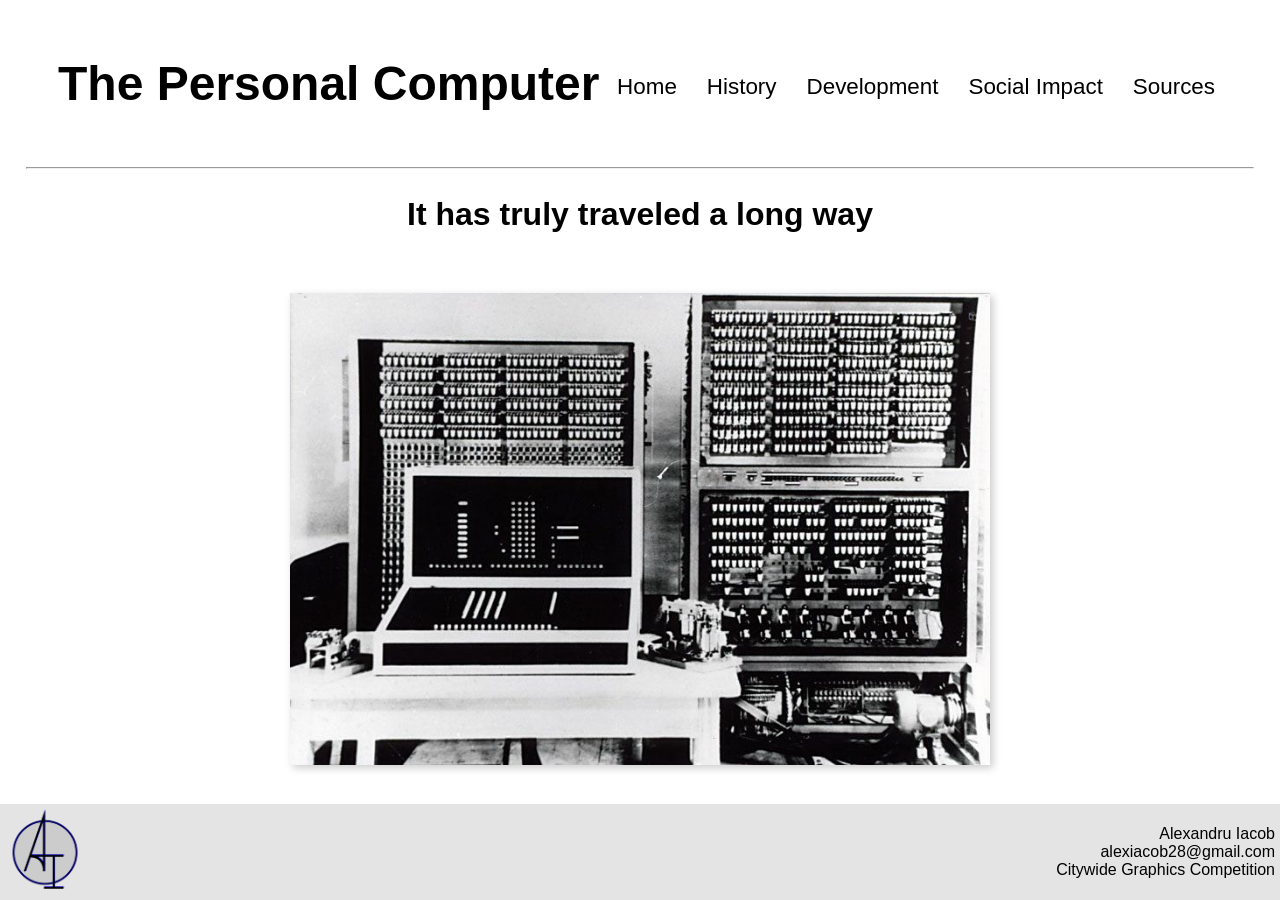
<file: citywideGraphicsCompetitionRoot/index.html>
<!DOCTYPE html>
<html lang="en">
<head>
  <meta charset="UTF-8">
  <meta name="viewport" content="width=device-width, initial-scale=1.0">
  <meta http-equiv="X-UA-Compatible" content="ie=edge">
  <link rel="icon" href="logo.png">
  <link rel="stylesheet" href="style.css">
  <title>Citywide Graphics: Alex Iacob</title>
</head>
<body>
  <div class="animsition">
  <!-- this first div creates the navigation bar for each webpage, each li is loading another local folder -->
  <div id="navBar">
    <h3 id="navTitle">The Personal Computer</h3>
  <ul id="navChoices">
    <li class="navLi"><a class="navigationChoices" href="../citywideGraphicsCompetitionRoot/index.html">Home</a></li>
    <li class="navLi"><a class="navigationChoices" href="../citywideGraphicsCompetitionRoot/history/index.html">History</a><br></li>
    <li class="navLi"><a class="navigationChoices" href="../citywideGraphicsCompetitionRoot/development/index.html">Development</a><br></li>
    <li class="navLi"><a class="navigationChoices" href="../citywideGraphicsCompetitionRoot/socialImpact/index.html">Social Impact</a><br></li>
    <li class="navLi"><a class="navigationChoices" href="../citywideGraphicsCompetitionRoot/sources/index.html">Sources</a><br></li>
  </ul>
  </div>
 <hr width="97%">   <!--creates a line in the page to apply a natural break for the eye -->
  <center>
  <h2>It has truly traveled a long way</h3>
  <br>
  <ul id="slideshow">
    <li class="slide showing"><img src="images/computer1.jpg" width="700px" class="slideImg" alt="a computer"></li>
    <li class="slide"><img src="images/computer2.jpg" width="700px" class="slideImg" alt="a computer"></li>
    <li class="slide"><img src="images/computer3.jpg" width="700px" class="slideImg" alt="a computer"></li>
    <li class="slide"><img src="images/computer4.jpg" width="700px" class="slideImg" alt="a computer"></li>
    <li class="slide"><img src="images/computer5.jpg" width="700px" class="slideImg" alt="a computer"></li>
  </ul>
  </center>
  <div id="footer">
    <img src="logo.png" alt="my logo" id="logo">
    <p id="footerContent">Alexandru Iacob <br> alexiacob28@gmail.com <br> Citywide Graphics Competition</p>
  </div>
  </div>

  <script>
  var slideshow = document.querySelectorAll('#slideshow .slide');
  var currentSlide = 0;
  var slideInterval = setInterval(nextSlide,3500);

  function nextSlide() {
  slideshow[currentSlide].className = 'slide';
  currentSlide = (currentSlide+1)%slideshow.length;
  slideshow[currentSlide].className = 'slide showing';
  }
  </script>
</body>
</html>
</file>
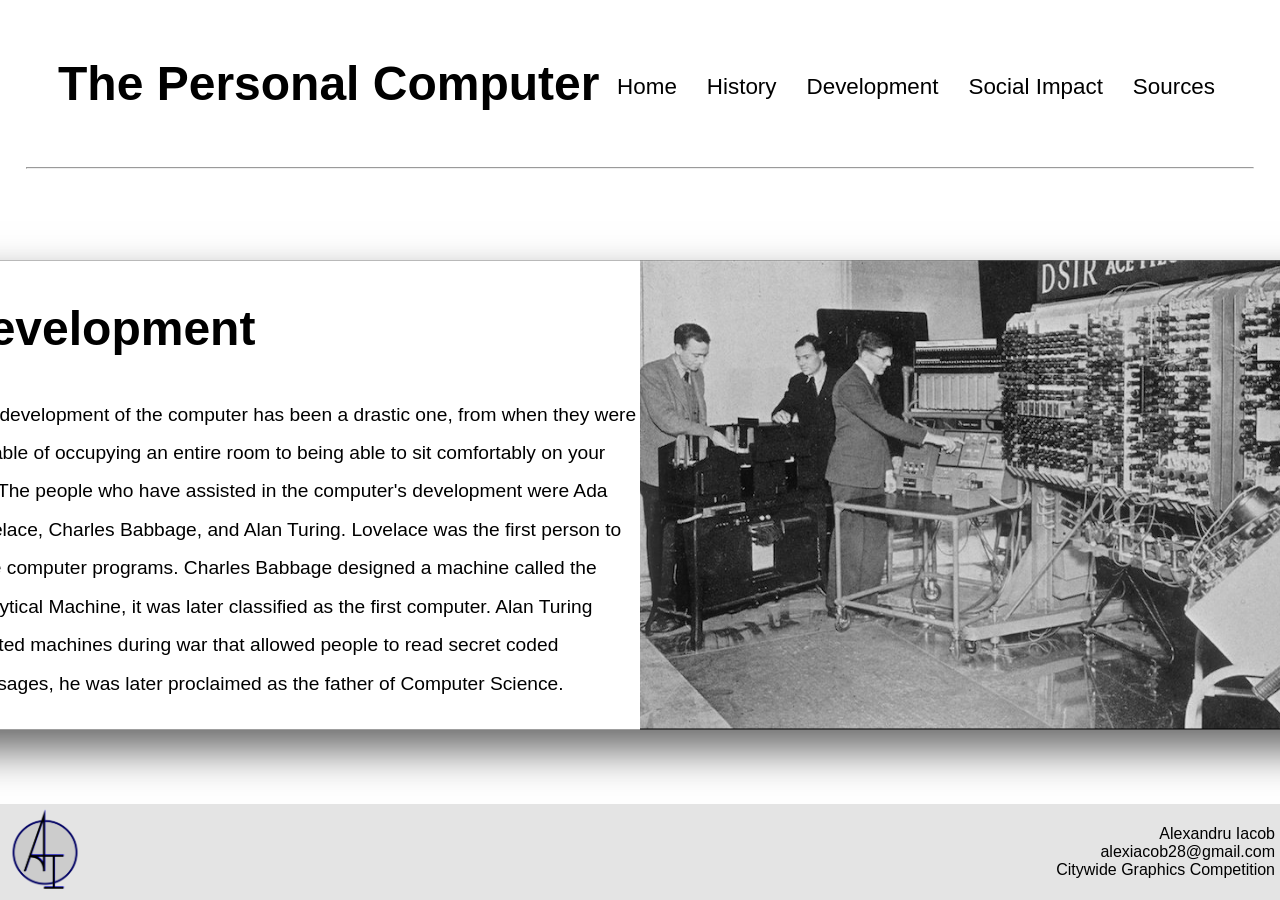
<file: citywideGraphicsCompetitionRoot/development/index.html>
<!DOCTYPE html>
<html lang="en">
<head>
  <meta charset="UTF-8">
  <meta name="viewport" content="width=device-width, initial-scale=1.0">
  <meta http-equiv="X-UA-Compatible" content="ie=edge">
  <link rel="icon" href="../logo.png">
  <link rel="stylesheet" href="style.css">
  <title>Development</title>
</head>
<body>
  <!-- this first div creates the navigation bar for each webpage, each li is loading another local folder -->
  <div id="navBar">
    <h3 id="navTitle">The Personal Computer</h3>
  <ul>
    <li><a class="navigationChoices" href="../index.html">Home</a></li>
    <li><a class="navigationChoices" href="../history/index.html">History</a><br></li>
    <li><a class="navigationChoices" href="index.html">Development</a><br></li>
    <li><a class="navigationChoices" href="../socialImpact/index.html">Social Impact</a><br></li>
    <li><a class="navigationChoices" href="../sources/index.html">Sources</a><br></li>
  </ul>
  </div>
 <hr width="97%">   <!--creates a line in the page to apply a natural break for the eye -->

 <section>    <!--creates a box in the center of the page to hold onto the information of the page -->
 <div class="leftBox">
   <h1 class="sectionTitle">Development</h1>
   <p class="sectionText">
     The development of the computer has been a drastic one, from when they were capable of
     occupying an entire room to being able to sit comfortably on your lap. The people who
     have assisted in the computer's development were Ada Lovelace, Charles Babbage, and Alan Turing.
     Lovelace was the first person to write computer programs. Charles Babbage designed a machine called
     the Analytical Machine, it was later classified as the first computer. Alan Turing created machines
     during war that allowed people to read secret coded messages, he was later proclaimed as the father
     of Computer Science.
   </p>
 </div>
 <div class="rightBox">
  <img src="../images/developmentComputer.jpg" width="700px" alt="">
 </div>
</section>

  <div id="footer">
    <img src="../logo.png" alt="my logo" id="logo">
    <p id="footerContent">Alexandru Iacob <br> alexiacob28@gmail.com <br> Citywide Graphics Competition</p>
  </div>
</body>
</html>
</file>
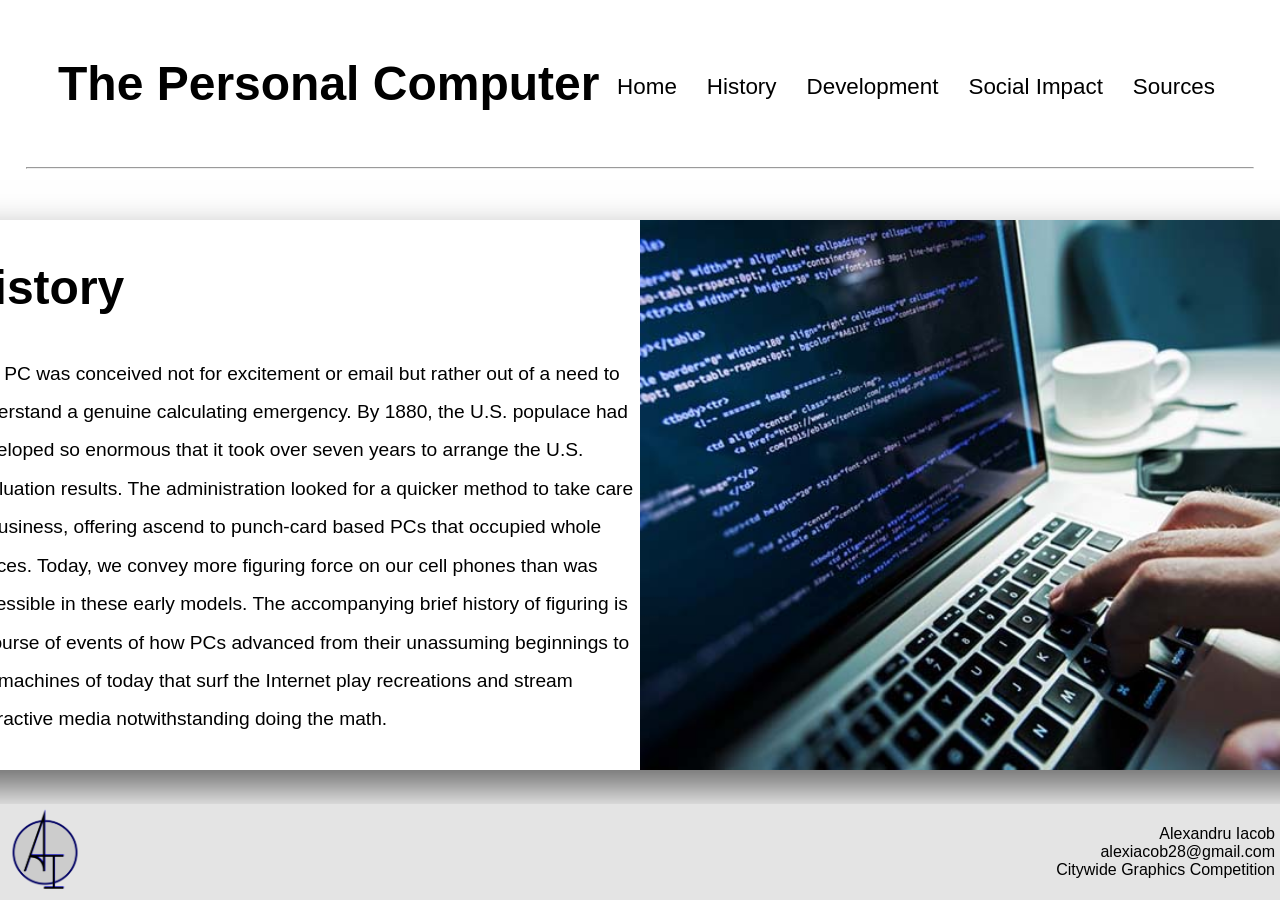
<file: citywideGraphicsCompetitionRoot/history/index.html>
<!DOCTYPE html>
<html lang="en">
<head>
  <meta charset="UTF-8">
  <meta name="viewport" content="width=device-width, initial-scale=1.0">
  <meta http-equiv="X-UA-Compatible" content="ie=edge">
  <link rel="icon" href="../logo.png">
  <link rel="stylesheet" href="style.css">
  <title>History</title>
</head>
<body>
  <!-- this first div creates the navigation bar for each webpage, each li is loading another local folder -->
  <div id="navBar">
    <h3 id="navTitle">The Personal Computer</h3>
  <ul>
    <li><a class="navigationChoices" href="../index.html">Home</a></li>
    <li><a class="navigationChoices" href="index.html">History</a><br></li>
    <li><a class="navigationChoices" href="../development/index.html">Development</a><br></li>
    <li><a class="navigationChoices" href="../socialImpact/index.html">Social Impact</a><br></li>
    <li><a class="navigationChoices" href="../sources/index.html">Sources</a><br></li>
  </ul>
  </div>
 <hr width="97%">   <!--creates a line in the page to apply a natural break for the eye -->

  <section>    <!--creates a box in the center of the page to hold onto the information of the page -->
  <div class="leftBox">
    <h1 class="sectionTitle">History</h1>
    <p class="sectionText">
      The PC was conceived not for excitement or email but rather out of a need to
      understand a genuine calculating emergency. By 1880, the U.S. populace had
      developed so enormous that it took over seven years to arrange the U.S.
      Evaluation results. The administration looked for a quicker method to
      take care of business, offering ascend to punch-card based PCs that
      occupied whole spaces.

      Today, we convey more figuring force on our cell phones than was accessible
      in these early models. The accompanying brief history of figuring is a
      course of events of how PCs advanced from their unassuming beginnings to
      the machines of today that surf the Internet play recreations and stream
      interactive media notwithstanding doing the math.
    </p>
  </div>
  <div class="rightBox">
    <img src="../images/historyComputer.jpg" height="550px" float="right" alt="">
    </p>
  </div>
 </section>

  <div id="footer">
    <img src="../logo.png" alt="my logo" id="logo">
    <p id="footerContent">Alexandru Iacob <br> alexiacob28@gmail.com <br> Citywide Graphics Competition </p>
  </div>
</body>
</html>
</file>
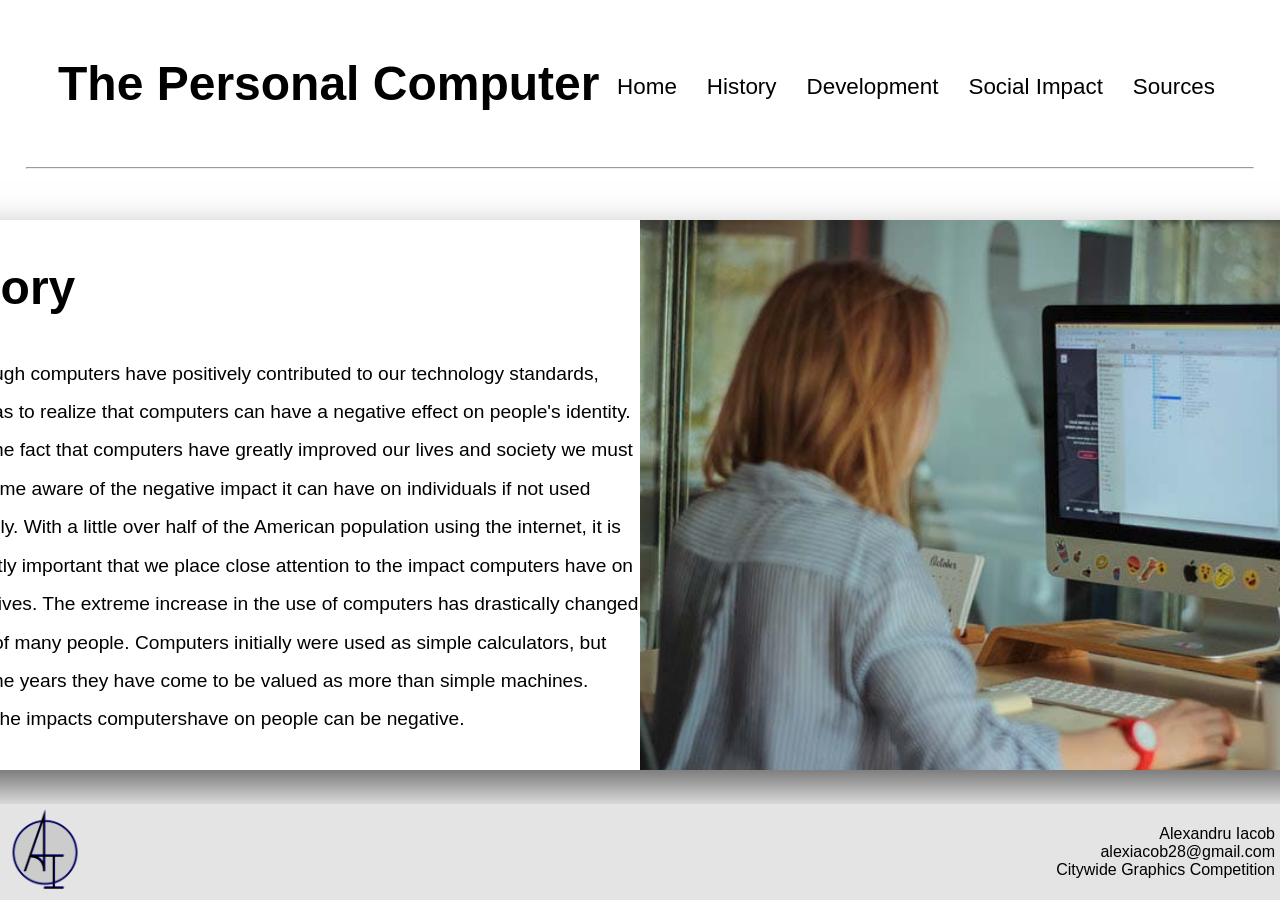
<file: citywideGraphicsCompetitionRoot/socialImpact/index.html>
<!DOCTYPE html>
<html lang="en">
<head>
  <meta charset="UTF-8">
  <meta name="viewport" content="width=device-width, initial-scale=1.0">
  <meta http-equiv="X-UA-Compatible" content="ie=edge">
  <link rel="icon" href="../logo.png">
  <link rel="stylesheet" href="style.css">
  <title>Social Impact</title>
</head>
<body>
  <!-- this first div creates the navigation bar for each webpage, each li is loading another local folder -->
  <div id="navBar">
    <h3 id="navTitle">The Personal Computer</h3>
  <ul>
    <li><a class="navigationChoices" href="../index.html">Home</a></li>
    <li><a class="navigationChoices" href="../history/index.html">History</a><br></li>
    <li><a class="navigationChoices" href="../development/index.html">Development</a><br></li>
    <li><a class="navigationChoices" href="index.html">Social Impact</a><br></li>
    <li><a class="navigationChoices" href="../sources/index.html">Sources</a><br></li>
  </ul>
  </div>
 <hr width="97%">   <!--creates a line in the page to apply a natural break for the eye -->

  <section>    <!--creates a box in the center of the page to hold onto the information of the page -->
  <div class="leftBox">
    <h1 class="sectionTitle">History</h1>
    <p class="sectionText">
      Even though computers have positively contributed to our technology standards,
      society has to realize that computers can have a negative effect on people's
      identity. Despite the fact that computers have greatly improved our lives and
      society we must also become aware of the negative impact it can have on
      individuals if not used responsibly. With a little over half of the American
      population using the internet, it is significantly important that we place
      close attention to the impact computers have on people's lives. The extreme
      increase in the use of computers has drastically changed the lives of many
      people. Computers initially were used as simple calculators, but through
      the years they have come to be valued as more than simple machines. Some
      of the impacts computershave on people can be negative.
    </p>
  </div>
  <div class="rightBox">
  <img src="../images/socialImpactComputer.jpg" height="550px "alt="">
  </div>
 </section>


  <div id="footer">
    <img src="../logo.png" alt="my logo" id="logo">
    <p id="footerContent">Alexandru Iacob <br> alexiacob28@gmail.com <br> Citywide Graphics Competition</p>
  </div>
</body>
</html>
</file>
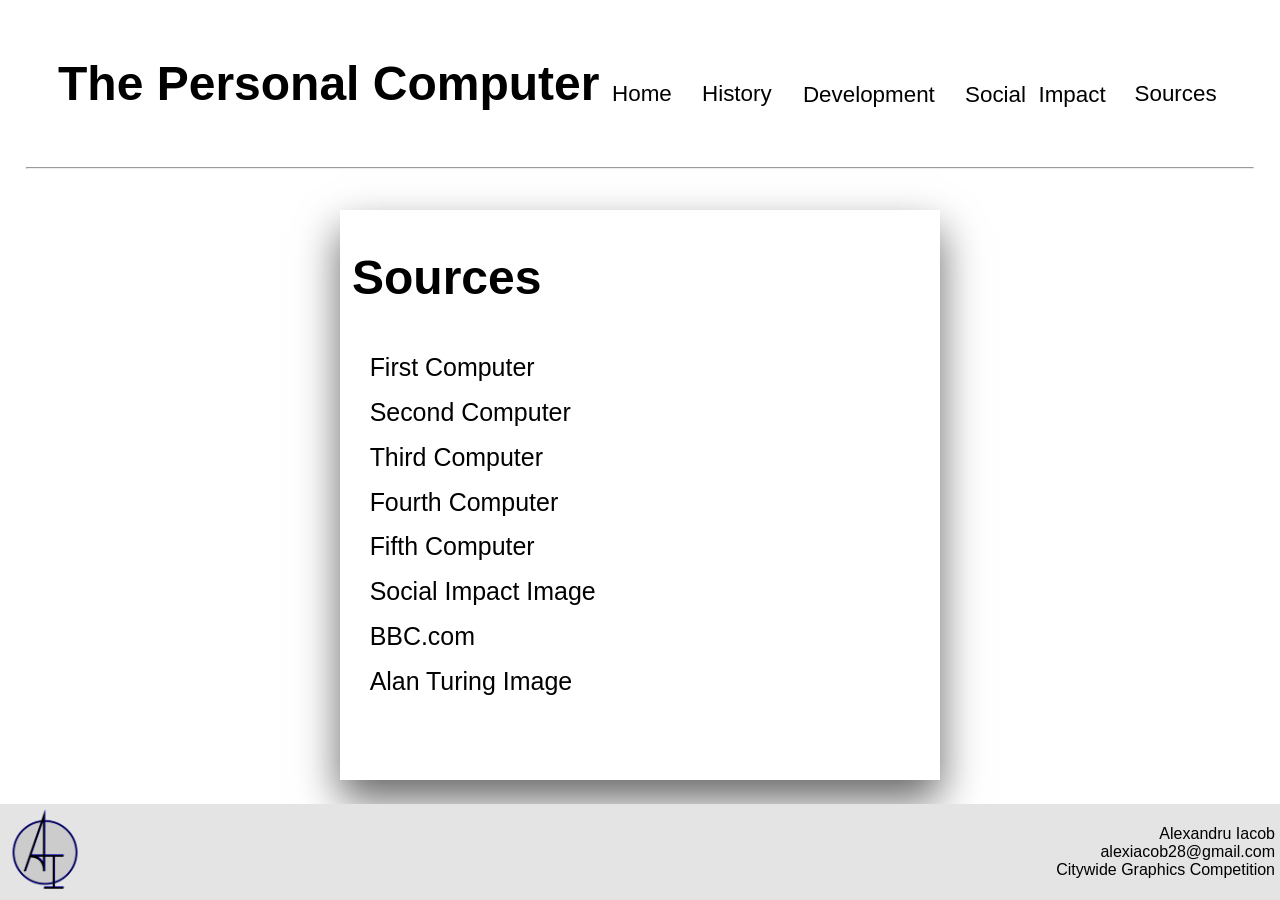
<file: citywideGraphicsCompetitionRoot/sources/index.html>
<!DOCTYPE html>
<html lang="en">
<head>
  <meta charset="UTF-8">
  <meta name="viewport" content="width=device-width, initial-scale=1.0">
  <meta http-equiv="X-UA-Compatible" content="ie=edge">
  <link rel="icon" href="../logo.png">
  <link rel="stylesheet" href="style.css">
  <title>Sources</title>
</head>
<body>
  <!-- this first div creates the navigation bar for each webpage, each li is loading another local folder -->
  <div id="navBar">
    <h3 id="navTitle">The Personal Computer</h3>
  <ul>
    <li><a class="navigationChoices" href="../index.html">Home</a></li>
    <li><a class="navigationChoices" href="../history/index.html">History</a><br></li>
    <li><a class="navigationChoices" href="../development/index.html">Development</a><br></li>
    <li><a class="navigationChoices" href="../socialImpact/index.html">Social<span>_</span>Impact</a><br></li>
    <li><a class="navigationChoices" href="index.html">Sources</a><br></li>
  </ul>
  </div>
 <hr width="97%">   <!--creates a line in the page to apply a natural break for the eye -->

 <section>    <!--creates a box in the center of the page to hold onto the information of the page -->
 <div class="leftBox">
   <h1 class="sectionTitle">Sources</h1>
   <p class="sectionText">
     <a href="https://images.computerhistory.org/timeline/timeline_computers_1941.zusez3.jpg">First Computer</a><br>
     <a href="https://images.computerhistory.org/timeline/timeline_computers_1944.harvardmarkI.jpg">Second Computer</a><br>
     <a href="https://images.computerhistory.org/timeline/timeline_computers_1964.cdc6600.jpg">Third Computer</a><br>
     <a href="https://images.computerhistory.org/timeline/timeline_computers_1979.ti994.jpg">Fourth Computer</a><br>
     <a href="https://www.pexels.com/photo/turned-on-black-laptop-computer-on-table-2148217/">Fifth Computer</a><br>
     <a href="https://www.apluspc.ca/wp-content/uploads/2015/12/iStock-494345930-1024x683.jpg">Social Impact Image</a><br>
     <a href="https://www.bbc.com/bitesize/articles/ztrq7ty">BBC.com</a><br>
     <a href="https://s3.amazonaws.com/factmag-images/wp-content/uploads/2016/09/Alan-Turing-9-26-16.jpg">Alan Turing Image</a><br>

   </p>
 </div>
</section>
  <div id="footer">
    <img src="../logo.png" alt="my logo" id="logo">
    <p id="footerContent">Alexandru Iacob <br> alexiacob28@gmail.com <br> Citywide Graphics Competition</p>
  </div>
</body>
</html>
</file>
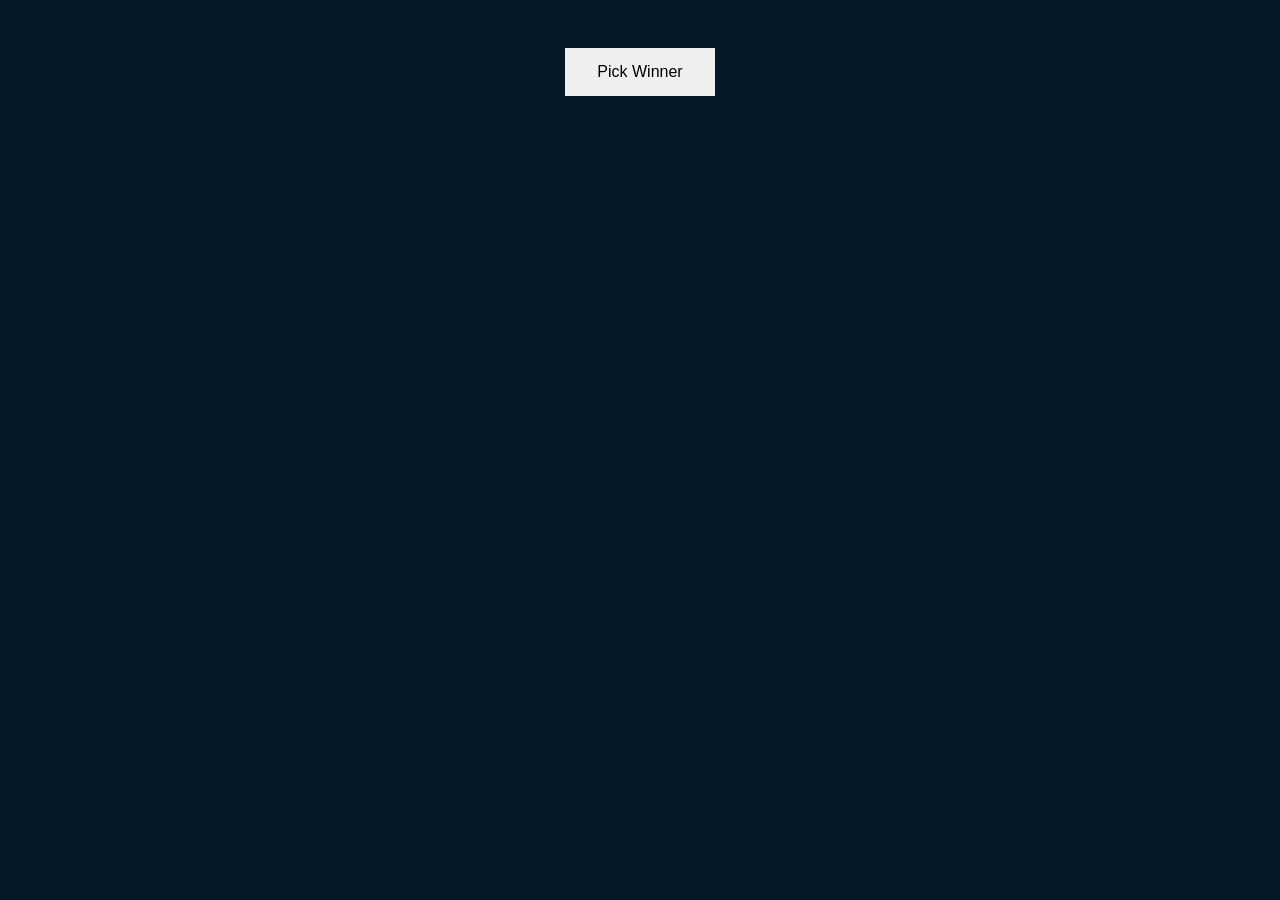
<file: else/RNG.html>
<!doctype html>
<html>
<head>
<meta charset="utf-8">
<title>A generator</title>
<script src="https://code.jquery.com/jquery-3.3.1.min.js"></script>
<style>
	body {
		background-color: #051829;
	}
	#chosenName {
		text-align: center;
		font-size: 5em;
		font-family: Futura, Abel, Gotham, Helvetica, Arial," sans-serif";
		color: whitesmoke;
	}
	#RNGButton {
		font-family: Futura, Abel, Gotham, Helvetica, Arial," sans-serif";
  	border: none;
  	color: black;
  	padding: 15px 32px;
  	text-align: center;
  	text-decoration: none;
  	display: inline-block;
  	font-size: 16px;
  	margin: 4px 2px;
  	cursor: pointer;
	}
</style>
</head>

<body>
<center>
<br><br>
<button id="RNGButton">
  Pick Winner
</button>
</center>
<br><br><br><br><br><br><br>
<div id="chosenName"></div>

<script>
/*to add more "person" simply copy/paste
person: "x"
},{
before the closing tag on lin 79
*/
$("#RNGButton").click(function() {
  var unfortunateSouls = [{
  person: "1"
  },{
  person: "2"
  },{
  person: "3"
  },{
  person: "4"
  },{
	person: "5"
  },{
	person: "6"
  },{
	person: "7"
  },{
	person: "8"
  },{
	person: "9"
  },{
	person: "10"
  },{
	person: "11"
  },{
	person: "12"
  },{
	person: "13"
  },{
	person: "14"
  },{
	person: "15"
  }];

  var winner = Math.floor(Math.random() * unfortunateSouls.length)
  $('div').html(unfortunateSouls[winner].person);
});

</script>
</body>
</html>
</file>
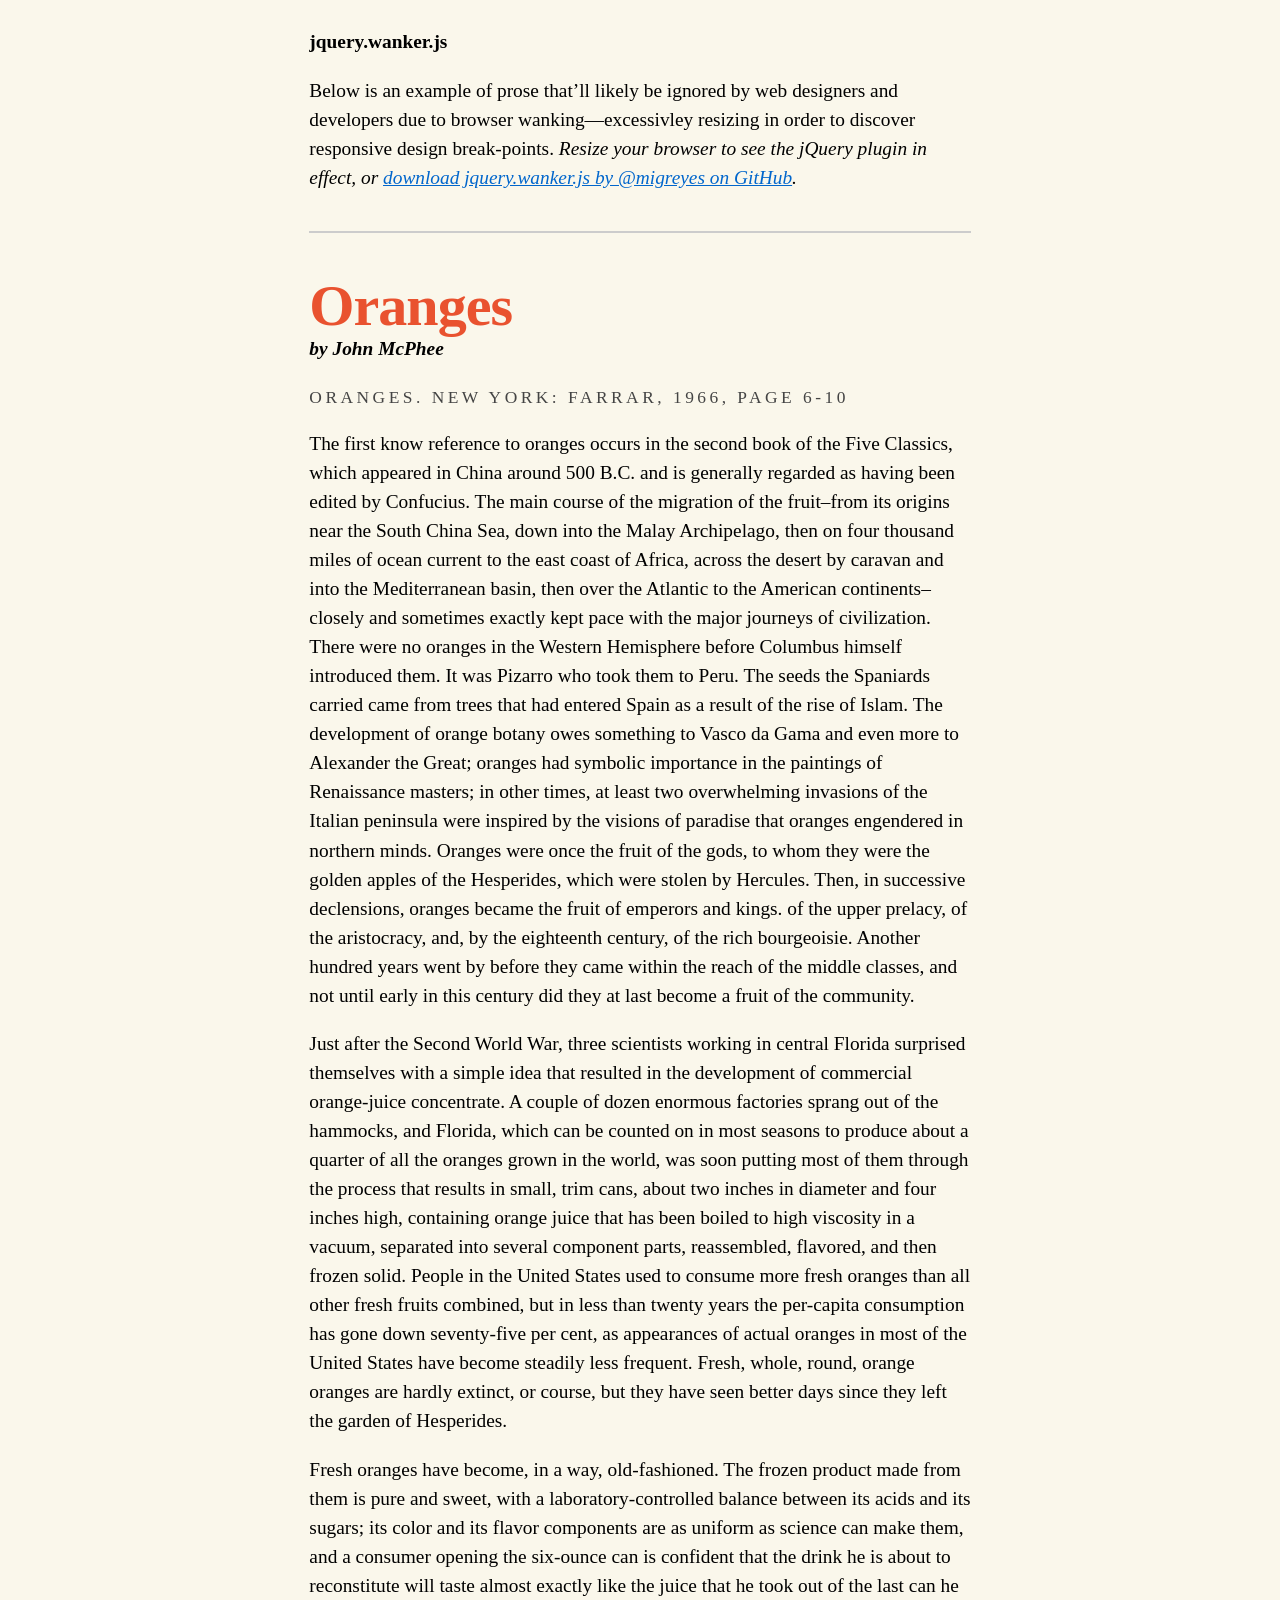
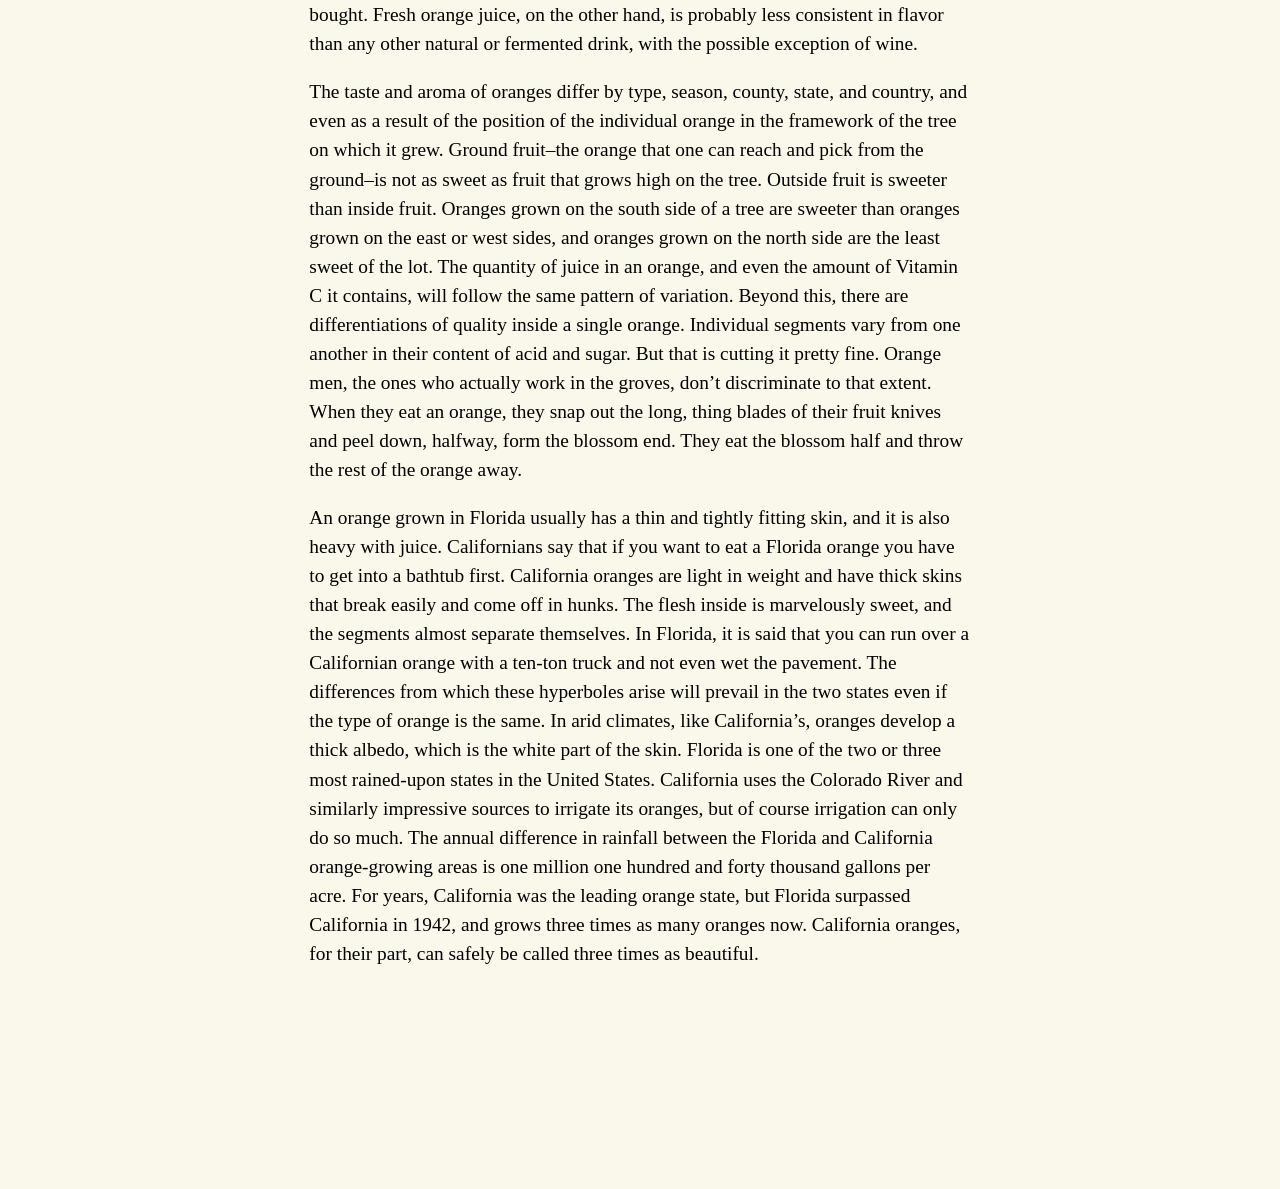
<file: bsacMentalHealth/wanker/example/wanker.html>
<!DOCTYPE html>
<html>
  <head>
    <title>jquery.wanker.js by Mig Reyes</title>
    <meta charset="utf-8">
    <meta name="viewport" content="width=device-width, initial-scale=1.0" />

    <link rel="stylesheet" type="text/css" href="main.css">
    <link rel="stylesheet" type="text/css" href="wanker.css">

    <script src="https://ajax.googleapis.com/ajax/libs/jquery/1.10.2/jquery.min.js"></script>
    <script src="../jquery.wanker.js"></script>
  </head>
  <body>

    <div class="content">
      <aside>
        <p><strong>jquery.wanker.js</strong></p>
        <p>Below is an example of prose that’ll likely be ignored by web designers and developers due to browser wanking—excessivley resizing in order to discover responsive design break-points. <em>Resize your browser to see the jQuery plugin in effect, or <a href="https://github.com/migreyes/jquery.wanker">download jquery.wanker.js by @migreyes on GitHub</a>.</em>        </p>
      </aside>

      <article>
        <h1>Oranges</h1>
        <h2>by John McPhee</h2>
        <h3>Oranges. New York: Farrar, 1966, page 6-10</h3>

        <p>The first know reference to oranges occurs in the second book of the Five Classics, which appeared in China around 500 B.C. and is generally regarded as having been edited by Confucius. The main course of the migration of the fruit–from its origins near the South China Sea, down into the Malay Archipelago, then on four thousand miles of ocean current to the east coast of Africa, across the desert by caravan and into the Mediterranean basin, then over the Atlantic to the American continents–closely and sometimes exactly kept pace with the major journeys of civilization. There were no oranges in the Western Hemisphere before Columbus himself introduced them. It was Pizarro who took them to Peru. The seeds the Spaniards carried came from trees that had entered Spain as a result of the rise of Islam. The development of orange botany owes something to Vasco da Gama and even more to Alexander the Great; oranges had symbolic importance in the paintings of Renaissance masters; in other times, at least two overwhelming invasions of the Italian peninsula were inspired by the visions of paradise that oranges engendered in northern minds. Oranges were once the fruit of the gods, to whom they were the golden apples of the Hesperides, which were stolen by Hercules. Then, in successive declensions, oranges became the fruit of emperors and kings. of the upper prelacy, of the aristocracy, and, by the eighteenth century, of the rich bourgeoisie. Another hundred years went by before they came within the reach of the middle classes, and not until early in this century did they at last become a fruit of the community.</p>
        <p>Just after the Second World War, three scientists working in central Florida surprised themselves with a simple idea that resulted in the development of commercial orange-juice concentrate. A couple of dozen enormous factories sprang out of the hammocks, and Florida, which can be counted on in most seasons to produce about a quarter of all the oranges grown in the world, was soon putting most of them through the process that results in small, trim cans, about two inches in diameter and four inches high, containing orange juice that has been boiled to high viscosity in a vacuum, separated into several component parts, reassembled, flavored, and then frozen solid. People in the United States used to consume more fresh oranges than all other fresh fruits combined, but in less than twenty years the per-capita consumption has gone down seventy-five per cent, as appearances of actual oranges in most of the United States have become steadily less frequent. Fresh, whole, round, orange oranges are hardly extinct, or course, but they have seen better days since they left the garden of Hesperides.</p>
        <p>Fresh oranges have become, in a way, old-fashioned. The frozen product made from them is pure and sweet, with a laboratory-controlled balance between its acids and its sugars; its color and its flavor components are as uniform as science can make them, and a consumer opening the six-ounce can is confident that the drink he is about to reconstitute will taste almost exactly like the juice that he took out of the last can he bought. Fresh orange juice, on the other hand, is probably less consistent in flavor than any other natural or fermented drink, with the possible exception of wine.</p>
        <p>The taste and aroma of oranges differ by type, season, county, state, and country, and even as a result of the position of the individual orange in the framework of the tree on which it grew. Ground fruit–the orange that one can reach and pick from the ground–is not as sweet as fruit that grows high on the tree. Outside fruit is sweeter than inside fruit. Oranges grown on the south side of a tree are sweeter than oranges grown on the east or west sides, and oranges grown on the north side are the least sweet of the lot. The quantity of juice in an orange, and even the amount of Vitamin C it contains, will follow the same pattern of variation. Beyond this, there are differentiations of quality inside a single orange. Individual segments vary from one another in their content of acid and sugar. But that is cutting it pretty fine. Orange men, the ones who actually work in the groves, don’t discriminate to that extent. When they eat an orange, they snap out the long, thing blades of their fruit knives and peel down, halfway, form the blossom end. They eat the blossom half and throw the rest of the orange away.</p>
        <p>An orange grown in Florida usually has a thin and tightly fitting skin, and it is also heavy with juice. Californians say that if you want to eat a Florida orange you have to get into a bathtub first. California oranges are light in weight and have thick skins that break easily and come off in hunks. The flesh inside is marvelously sweet, and the segments almost separate themselves. In Florida, it is said that you can run over a Californian orange with a ten-ton truck and not even wet the pavement. The differences from which these hyperboles arise will prevail in the two states even if the type of orange is the same. In arid climates, like California’s, oranges develop a thick albedo, which is the white part of the skin. Florida is one of the two or three most rained-upon states in the United States. California uses the Colorado River and similarly impressive sources to irrigate its oranges, but of course irrigation can only do so much. The annual difference in rainfall between the Florida and California orange-growing areas is one million one hundred and forty thousand gallons per acre. For years, California was the leading orange state, but Florida surpassed California in 1942, and grows three times as many oranges now. California oranges, for their part, can safely be called three times as beautiful.</p>
      </article>
    </div>

    <!-- WANKER: Message to be revealed on resizing. -->
    <div class="wanker" data-wanker>
      <div class="wanker-content">
        <h1>The web was meant to be read, not squished.</h1>
        <p>Prevent browser wanking and get people back to reading.</p>
        <p>Download <a href="https://github.com/migreyes/jquery.wanker">jquery.wanker.js on GitHub</a>.</p>
      </div>
    </div>

    <!-- WANKER: Reveal the above content on browser resizing. -->
    <script>
      $(function() {
        $('[data-wanker]').wanker({delay: 200, duration: 1000});
      });
    </script>

  </body>
</html>
</file>
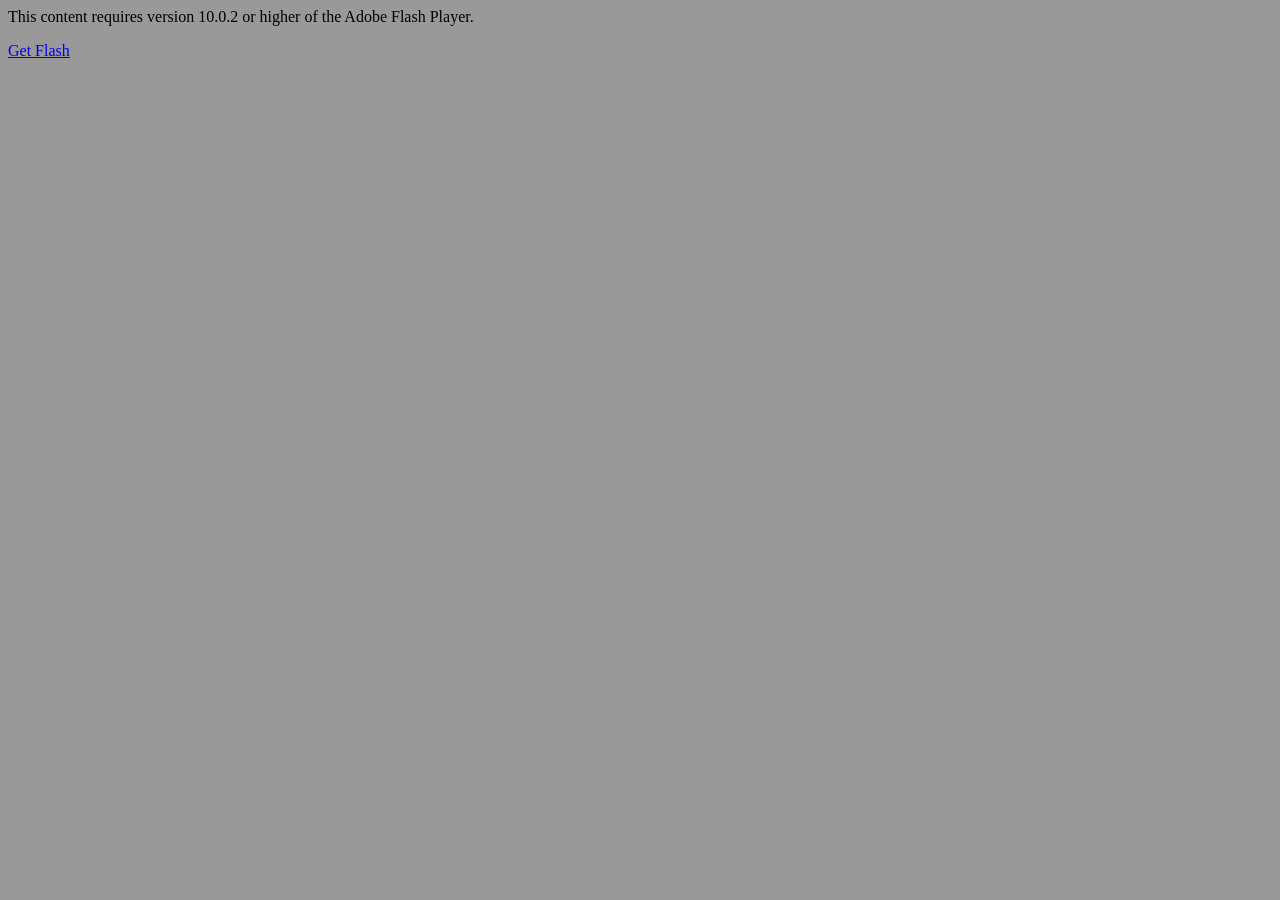
<file: VD_AlexIacob/Projects/Project6/Project 6 Animated Final.html>
<!-- saved from url=(0013)about:internet -->
<html xmlns="http://www.w3.org/1999/xhtml" xml:lang="en" lang="en">
<head>
<meta http-equiv="Content-Type" content="text/html; charset=utf-8" />
<title>Project 6 Animated Final</title>
<script language="JavaScript" type="text/javascript">
<!--
//v1.7
// Flash Player Version Detection
// Detect Client Browser type
// Copyright 2005-2008 Adobe Systems Incorporated.  All rights reserved.
var isIE  = (navigator.appVersion.indexOf("MSIE") != -1) ? true : false;
var isWin = (navigator.appVersion.toLowerCase().indexOf("win") != -1) ? true : false;
var isOpera = (navigator.userAgent.indexOf("Opera") != -1) ? true : false;
function ControlVersion()
{
	var version;
	var axo;
	var e;
	// NOTE : new ActiveXObject(strFoo) throws an exception if strFoo isn't in the registry
	try {
		// version will be set for 7.X or greater players
		axo = new ActiveXObject("ShockwaveFlash.ShockwaveFlash.7");
		version = axo.GetVariable("$version");
	} catch (e) {
	}
	if (!version)
	{
		try {
			// version will be set for 6.X players only
			axo = new ActiveXObject("ShockwaveFlash.ShockwaveFlash.6");
			
			// installed player is some revision of 6.0
			// GetVariable("$version") crashes for versions 6.0.22 through 6.0.29,
			// so we have to be careful. 
			
			// default to the first public version
			version = "WIN 6,0,21,0";
			// throws if AllowScripAccess does not exist (introduced in 6.0r47)		
			axo.AllowScriptAccess = "always";
			// safe to call for 6.0r47 or greater
			version = axo.GetVariable("$version");
		} catch (e) {
		}
	}
	if (!version)
	{
		try {
			// version will be set for 4.X or 5.X player
			axo = new ActiveXObject("ShockwaveFlash.ShockwaveFlash.3");
			version = axo.GetVariable("$version");
		} catch (e) {
		}
	}
	if (!version)
	{
		try {
			// version will be set for 3.X player
			axo = new ActiveXObject("ShockwaveFlash.ShockwaveFlash.3");
			version = "WIN 3,0,18,0";
		} catch (e) {
		}
	}
	if (!version)
	{
		try {
			// version will be set for 2.X player
			axo = new ActiveXObject("ShockwaveFlash.ShockwaveFlash");
			version = "WIN 2,0,0,11";
		} catch (e) {
			version = -1;
		}
	}
	
	return version;
}
// JavaScript helper required to detect Flash Player PlugIn version information
function GetSwfVer(){
	// NS/Opera version >= 3 check for Flash plugin in plugin array
	var flashVer = -1;
	
	if (navigator.plugins != null && navigator.plugins.length > 0) {
		if (navigator.plugins["Shockwave Flash 2.0"] || navigator.plugins["Shockwave Flash"]) {
			var swVer2 = navigator.plugins["Shockwave Flash 2.0"] ? " 2.0" : "";
			var flashDescription = navigator.plugins["Shockwave Flash" + swVer2].description;
			var descArray = flashDescription.split(" ");
			var tempArrayMajor = descArray[2].split(".");			
			var versionMajor = tempArrayMajor[0];
			var versionMinor = tempArrayMajor[1];
			var versionRevision = descArray[3];
			if (versionRevision == "") {
				versionRevision = descArray[4];
			}
			if (versionRevision[0] == "d") {
				versionRevision = versionRevision.substring(1);
			} else if (versionRevision[0] == "r") {
				versionRevision = versionRevision.substring(1);
				if (versionRevision.indexOf("d") > 0) {
					versionRevision = versionRevision.substring(0, versionRevision.indexOf("d"));
				}
			}
			var flashVer = versionMajor + "." + versionMinor + "." + versionRevision;
		}
	}
	// MSN/WebTV 2.6 supports Flash 4
	else if (navigator.userAgent.toLowerCase().indexOf("webtv/2.6") != -1) flashVer = 4;
	// WebTV 2.5 supports Flash 3
	else if (navigator.userAgent.toLowerCase().indexOf("webtv/2.5") != -1) flashVer = 3;
	// older WebTV supports Flash 2
	else if (navigator.userAgent.toLowerCase().indexOf("webtv") != -1) flashVer = 2;
	else if ( isIE && isWin && !isOpera ) {
		flashVer = ControlVersion();
	}	
	return flashVer;
}
// When called with reqMajorVer, reqMinorVer, reqRevision returns true if that version or greater is available
function DetectFlashVer(reqMajorVer, reqMinorVer, reqRevision)
{
	versionStr = GetSwfVer();
	if (versionStr == -1 ) {
		return false;
	} else if (versionStr != 0) {
		if(isIE && isWin && !isOpera) {
			// Given "WIN 2,0,0,11"
			tempArray         = versionStr.split(" "); 	// ["WIN", "2,0,0,11"]
			tempString        = tempArray[1];			// "2,0,0,11"
			versionArray      = tempString.split(",");	// ['2', '0', '0', '11']
		} else {
			versionArray      = versionStr.split(".");
		}
		var versionMajor      = versionArray[0];
		var versionMinor      = versionArray[1];
		var versionRevision   = versionArray[2];
        	// is the major.revision >= requested major.revision AND the minor version >= requested minor
		if (versionMajor > parseFloat(reqMajorVer)) {
			return true;
		} else if (versionMajor == parseFloat(reqMajorVer)) {
			if (versionMinor > parseFloat(reqMinorVer))
				return true;
			else if (versionMinor == parseFloat(reqMinorVer)) {
				if (versionRevision >= parseFloat(reqRevision))
					return true;
			}
		}
		return false;
	}
}
function AC_AddExtension(src, ext)
{
  if (src.indexOf('?') != -1)
    return src.replace(/\?/, ext+'?'); 
  else
    return src + ext;
}
function AC_Generateobj(objAttrs, params, embedAttrs) 
{ 
  var str = '';
  if (isIE && isWin && !isOpera)
  {
    str += '<object ';
    for (var i in objAttrs)
    {
      str += i + '="' + objAttrs[i] + '" ';
    }
    str += '>';
    for (var i in params)
    {
      str += '<param name="' + i + '" value="' + params[i] + '" /> ';
    }
    str += '</object>';
  }
  else
  {
    str += '<embed ';
    for (var i in embedAttrs)
    {
      str += i + '="' + embedAttrs[i] + '" ';
    }
    str += '> </embed>';
  }
  document.write(str);
}
function AC_FL_RunContent(){
  var ret = 
    AC_GetArgs
    (  arguments, ".swf", "movie", "clsid:d27cdb6e-ae6d-11cf-96b8-444553540000"
     , "application/x-shockwave-flash"
    );
  AC_Generateobj(ret.objAttrs, ret.params, ret.embedAttrs);
}
function AC_SW_RunContent(){
  var ret = 
    AC_GetArgs
    (  arguments, ".dcr", "src", "clsid:166B1BCA-3F9C-11CF-8075-444553540000"
     , null
    );
  AC_Generateobj(ret.objAttrs, ret.params, ret.embedAttrs);
}
function AC_GetArgs(args, ext, srcParamName, classid, mimeType){
  var ret = new Object();
  ret.embedAttrs = new Object();
  ret.params = new Object();
  ret.objAttrs = new Object();
  for (var i=0; i < args.length; i=i+2){
    var currArg = args[i].toLowerCase();    
    switch (currArg){	
      case "classid":
        break;
      case "pluginspage":
        ret.embedAttrs[args[i]] = args[i+1];
        break;
      case "src":
      case "movie":	
        args[i+1] = AC_AddExtension(args[i+1], ext);
        ret.embedAttrs["src"] = args[i+1];
        ret.params[srcParamName] = args[i+1];
        break;
      case "onafterupdate":
      case "onbeforeupdate":
      case "onblur":
      case "oncellchange":
      case "onclick":
      case "ondblclick":
      case "ondrag":
      case "ondragend":
      case "ondragenter":
      case "ondragleave":
      case "ondragover":
      case "ondrop":
      case "onfinish":
      case "onfocus":
      case "onhelp":
      case "onmousedown":
      case "onmouseup":
      case "onmouseover":
      case "onmousemove":
      case "onmouseout":
      case "onkeypress":
      case "onkeydown":
      case "onkeyup":
      case "onload":
      case "onlosecapture":
      case "onpropertychange":
      case "onreadystatechange":
      case "onrowsdelete":
      case "onrowenter":
      case "onrowexit":
      case "onrowsinserted":
      case "onstart":
      case "onscroll":
      case "onbeforeeditfocus":
      case "onactivate":
      case "onbeforedeactivate":
      case "ondeactivate":
      case "type":
      case "codebase":
      case "id":
        ret.objAttrs[args[i]] = args[i+1];
        break;
      case "width":
      case "height":
      case "align":
      case "vspace": 
      case "hspace":
      case "class":
      case "title":
      case "accesskey":
      case "name":
      case "tabindex":
        ret.embedAttrs[args[i]] = ret.objAttrs[args[i]] = args[i+1];
        break;
      default:
        ret.embedAttrs[args[i]] = ret.params[args[i]] = args[i+1];
    }
  }
  ret.objAttrs["classid"] = classid;
  if (mimeType) ret.embedAttrs["type"] = mimeType;
  return ret;
}
// -->
</script>
<script language="JavaScript" type="text/javascript">
<!--
// -----------------------------------------------------------------------------
// Globals
// Major version of Flash required
var requiredMajorVersion = 10;
// Minor version of Flash required
var requiredMinorVersion = 0;
// Revision of Flash required
var requiredRevision = 2;
// -----------------------------------------------------------------------------
// -->
</script>
</head>
<body bgcolor="#999999">
<!--url's used in the movie-->
<!--text used in the movie-->
<script language="JavaScript" type="text/javascript">
<!--
var hasRightVersion = DetectFlashVer(requiredMajorVersion, requiredMinorVersion, requiredRevision);
if(hasRightVersion) {  // if we've detected an acceptable version
	// embed the flash movie
	AC_FL_RunContent(
		'codebase', 'http://download.macromedia.com/pub/shockwave/cabs/flash/swflash.cab#version=10,0,2,0',
		'width', '1652',
		'height', '1220',
		'src', 'Project 6 Animated Final',
		'quality', 'high',
		'pluginspage', 'http://www.adobe.com/go/getflashplayer',
		'align', 'middle',
		'play', 'false',
		'loop', 'false',
		'scale', 'noscale',
		'wmode', 'window',
		'devicefont', 'false',
		'id', 'Project 6 Animated Final',
		'bgcolor', '#999999',
		'name', 'Project 6 Animated Final',
		'menu', 'true',
		'allowFullScreen', 'true',
		'allowScriptAccess','sameDomain',
		'movie', 'Project 6 Animated Final',
		'salign', ''
		); //end AC code
} else {  // flash is too old or we can't detect the plugin
	var alternateContent = '<p>This content requires version '
		+ requiredMajorVersion + '.' + requiredMinorVersion + '.' + requiredRevision + ' '
		+ 'or higher of the Adobe Flash Player.</p>'
		+ '<a href="http://www.adobe.com/go/getflashplayer/">Get Flash</a>';
	document.write(alternateContent);  // insert non-flash content
}
// -->
</script>
<noscript>
  	This content requires the Adobe Flash Player.
  	<a href="http://www.adobe.com/go/getflashplayer/">Get Flash</a>
</noscript>
</body>
</html>
</file>
<file: citywideGraphicsCompetitionRoot/style.css>
body{
  background-color: white;
}

#navBar{
  display: flex;
  top: 7;
}

#navTitle{
  padding-left: 50px;
  font-family: Futura, Abel, Gotham, Helvetica, Arial," sans-serif";
  color: black;
  font-size: 3em;
}

#navChoices{
  position: absolute;
  right:0;
  z-index: 2;
  padding-right: 50px;
}

.navLi{
  list-style-type: none;
  float: left;
  padding: 15px 15px;
  padding-top: 5.5vh;
}

.navigationChoices{
  display: flex;
  align-self: flex-end;
  align-items: flex-end;
  text-decoration: none;
  font-family: Futura, Abel, Gotham, Helvetica, Arial," sans-serif";
  color: black;
  font-size: 1.4em;
  z-index: 1;
}

#footer{
  position: fixed;
  left: 0;
  bottom: 0;
  width: 100%;
  background-color: #e4e4e4;
  color: black;
}

#footerContent{
  font-family: Futura, Abel, Gotham, Helvetica, Arial," sans-serif";
  text-align: right;
  float: right;
  padding: 5px;
}

#logo{
  width: 80px;
  float: left;
  padding: 5px;
}

#slideshow {
  position: relative;
  height: 300px;
  list-style-type: none;
}

.slide {
  position: absolute;
  left: 0px;
  top: 0px;
  width: 100%;
  height: 100%;
  opacity: 0;
  z-index: 1;
  -webkit-transition: opacity 1s;
  -moz-transition: opacity 1s;
  -o-transition: opacity 1s;
  transition: opacity 1s;
}

.showing {
    opacity: 1;
    z-index: 2;
}

.slideImg{
  box-shadow: 3px 3px 8px #ccc;
}

h2{
  font-family: Futura, Abel, Gotham, Helvetica, Arial," sans-serif";
  color: black;
  font-size: 2em;
}
</file>
<file: citywideGraphicsCompetitionRoot/development/style.css>
body{
  background-color: white;
}

#navBar{
  display: flex;
  top: 7;
}

#navTitle{
  padding-left: 50px;
  font-family: Futura, Abel, Gotham, Helvetica, Arial," sans-serif";
  color: black;
  font-size: 3em;
}

ul{
  position: absolute;
  right:0;
  z-index: 2;
  padding-right: 50px;
}

li{
  list-style-type: none;
  float: left;
  padding: 15px 15px;
  padding-top: 5.5vh;
}

.navigationChoices{
  display: flex;
  align-self: flex-end;
  align-items: flex-end;
  text-decoration: none;
  font-family: Futura, Abel, Gotham, Helvetica, Arial," sans-serif";
  color: black;
  font-size: 1.4em;
  z-index: 1;
}

#footer{
  position: fixed;
  left: 0;
  bottom: 0;
  width: 100%;
  background-color: #e4e4e4;
  color: black;
}

#footerContent{
  font-family: Futura, Abel, Gotham, Helvetica, Arial," sans-serif";
  text-align: right;
  float: right;
  padding: 5px;
}

#logo{
  width: 80px;
  float: left;
  padding: 5px;
}

section{
  position: absolute;
  top: 55%;
  left: 50%;
  transform: translate(-50%, -50%);
  height: 469px;
  width: 1400px;
  background-color: black;
  box-shadow: 0 20px 40px rgba(0,0,0,0.6);
  display: flex;
}

.leftBox{
  width: 50%;
  height: 100%;
  background: white;
  box-sizing: border-box;
}

.rightBox{
  width: 40%;
  height: 100%;
  box-sizing: border-box;
}

.sectionTitle{
  font-family: Futura, Abel, Gotham, Helvetica, Arial," sans-serif";
  color: black;
  font-size: 3em;
  padding: 0% 0% 0% 2%;
}

.sectionText{
  font-family: 'Orbitron', Futura, Abel, Gotham, Helvetica, Arial," sans-serif";
  color: black;
  font-size: 1.2em;
  line-height: 2.0;
  padding: 0% 0% 2% 3%;
}
</file>
<file: citywideGraphicsCompetitionRoot/history/style.css>
body{
  background-color: white;
}

#navBar{
  display: flex;
  top: 7;
}

#navTitle{
  padding-left: 50px;
  font-family: Futura, Abel, Gotham, Helvetica, Arial," sans-serif";
  color: black;
  font-size: 3em;
}

ul{
  position: absolute;
  right:0;
  z-index: 2;
  padding-right: 50px;
}

li{
  list-style-type: none;
  float: left;
  padding: 15px 15px;
  padding-top: 5.5vh;
}

.navigationChoices{
  display: flex;
  align-self: flex-end;
  align-items: flex-end;
  text-decoration: none;
  font-family: Futura, Abel, Gotham, Helvetica, Arial," sans-serif";
  color: black;
  font-size: 1.4em;
  z-index: 1;
}

#footer{
  position: fixed;
  left: 0;
  bottom: 0;
  width: 100%;
  background-color: #e4e4e4;
  color: black;
}

#footerContent{
  font-family: Futura, Abel, Gotham, Helvetica, Arial," sans-serif";
  text-align: right;
  float: right;
  padding: 5px;
}

#logo{
  width: 80px;
  float: left;
  padding: 5px;
}

section{
  position: absolute;
  top: 55%;
  left: 50%;
  transform: translate(-50%, -50%);
  height: 550px;
  width: 1390px;
  background-color: white;
  box-shadow: 0 20px 40px rgba(0,0,0,0.6);
  display: flex;
}

.leftBox{
  width: 50%;
  height: 100%;
  background: white;
  box-sizing: border-box;
}

.rightBox{
  width: 40%;
  height: 100%;
  box-sizing: border-box;
}

.sectionTitle{
  font-family: Futura, Abel, Gotham, Helvetica, Arial," sans-serif";
  color: black;
  font-size: 3em;
  padding: 0% 0% 0% 2%;
}

.sectionText{
  font-family: 'Orbitron', Futura, Abel, Gotham, Helvetica, Arial," sans-serif";
  color: black;
  font-size: 1.2em;
  line-height: 2.0;
  padding: 0% 0% 2% 3%;
}
</file>
<file: citywideGraphicsCompetitionRoot/socialImpact/style.css>
body{
  background-color: white;
}

#navBar{
  display: flex;
  top: 7;
}

#navTitle{
  padding-left: 50px;
  font-family: Futura, Abel, Gotham, Helvetica, Arial," sans-serif";
  color: black;
  font-size: 3em;
}

ul{
  position: absolute;
  right:0;
  z-index: 2;
  padding-right: 50px;
}

li{
  list-style-type: none;
  float: left;
  padding: 15px 15px;
  padding-top: 5.5vh;
}

.navigationChoices{
  display: flex;
  align-self: flex-end;
  align-items: flex-end;
  text-decoration: none;
  font-family: Futura, Abel, Gotham, Helvetica, Arial," sans-serif";
  color: black;
  font-size: 1.4em;
  z-index: 1;
}

#footer{
  position: fixed;
  left: 0;
  bottom: 0;
  width: 100%;
  background-color: #e4e4e4;
  color: black;
}

#footerContent{
  font-family: Futura, Abel, Gotham, Helvetica, Arial," sans-serif";
  text-align: right;
  float: right;
  padding: 5px;
}

#logo{
  width: 80px;
  float: left;
  padding: 5px;
}

section{
  position: absolute;
  top: 55%;
  left: 50%;
  transform: translate(-50%, -50%);
  height: 550px;
  width: 1490px;
  background-color: black;
  box-shadow: 0 20px 40px rgba(0,0,0,0.6);
  display: flex;
}

.leftBox{
  width: 50%;
  height: 100%;
  background: white;
  box-sizing: border-box;
}

.rightBox{
  width: 40%;
  height: 100%;
  box-sizing: border-box;
}

.sectionTitle{
  font-family: Futura, Abel, Gotham, Helvetica, Arial," sans-serif";
  color: black;
  font-size: 3em;
  padding: 0% 0% 0% 2%;
}

.sectionText{
  font-family: 'Orbitron', Futura, Abel, Gotham, Helvetica, Arial," sans-serif";
  color: black;
  font-size: 1.2em;
  line-height: 2.0;
  padding: 0% 0% 2% 3%;
}
</file>
<file: citywideGraphicsCompetitionRoot/sources/style.css>
body{
  background-color: white;
}

#navBar{
  display: flex;
  top: 7;
}

#navTitle{
  padding-left: 50px;
  font-family: Futura, Abel, Gotham, Helvetica, Arial," sans-serif";
  color: black;
  font-size: 3em;
}

ul{
  position: absolute;
  right:0;
  z-index: 2;
  padding-right: 50px;
}

li{
  list-style-type: none;
  float: left;
  padding: 17px 15px;
  padding-top: 5.5vh;
}

.navigationChoices{
  display: flex;
  align-self: flex-end;
  align-items: flex-end;
  text-decoration: none;
  font-family: Futura, Abel, Gotham, Helvetica, Arial," sans-serif";
  color: black;
  font-size: 1.4em;
  z-index: 1;
}

#footer{
  position: fixed;
  left: 0;
  bottom: 0;
  width: 100%;
  background-color: #e4e4e4;
  color: black;
}

#footerContent{
  font-family: Futura, Abel, Gotham, Helvetica, Arial," sans-serif";
  text-align: right;
  float: right;
  padding: 5px;
}

#logo{
  width: 80px;
  float: left;
  padding: 5px;
}

section{
  position: absolute;
  top: 55%;
  left: 50%;
  transform: translate(-50%, -50%);
  height: 570px;
  width: 600px;
  background-color: black;
  box-shadow: 0 20px 40px rgba(0,0,0,0.6);
  display: flex;
}

.leftBox{
  width: 100%;
  height: 100%;
  background: white;
  box-sizing: border-box;
}

a{
  text-decoration: none;
  line-height: 1.8;
  font-family: 'Orbitron', Futura, Abel, Gotham, Helvetica, Arial," sans-serif";
  color: black;
  font-size: 1.3em;
  padding: 1% 0% 1% 2%;
}

.sectionTitle{
  font-family: Futura, Abel, Gotham, Helvetica, Arial," sans-serif";
  color: black;
  font-size: 3em;
  padding: 0% 0% 0% 2%;
}

.sectionText{
  font-family: 'Orbitron', Futura, Abel, Gotham, Helvetica, Arial," sans-serif";
  color: black;
  font-size: 1.2em;
  line-height: 2.0;
  padding: 0% 0% 2% 3%;
}

span{
  color: white;
}
</file>
<file: bsacMentalHealth/wanker/example/main.css>
html,
body {
  background-color: #faf7eb;
  font-family: Georgia, Times, serif;
  font-size: 110%;
  line-height: 1.5em;
}

.content {
          box-sizing: border-box;
     -moz-box-sizing: border-box;
  -webkit-box-sizing: border-box;
  margin: 0 auto;
  padding: 1em 1em 10em;
  max-width: 700px;
  width: 100%;
}

h1 {
  color: #e9522f;
  font-size: 3em;
  letter-spacing: -1px;
  margin: 1em 0 .25em;
}

h2 {
  font-size: 1em;
  font-style: italic;
  margin-bottom: 1em;
}

h3 {
  color: #444;
  font-size: .9em;
  font-weight: normal;
  letter-spacing: .2em;
  margin-bottom: 1em;
  text-transform: uppercase;
}

h2, h3, p {
  margin: 0;
  margin-bottom: 1em;
}

a {
  color: #0066cc;
}

aside {
  border-bottom: 2px solid #CCC;
  margin-bottom: 1em;
  padding-bottom: 1em;
}
</file>
<file: bsacMentalHealth/wanker/example/wanker.css>
.wanker {
          box-sizing: border-box;
     -moz-box-sizing: border-box;
  -webkit-box-sizing: border-box;
  background: #000;
  color: #FFF;
  display: none;
  font-family: Helvetica, Arial, sans-serif;
  height: 100%;
  left: 0;
  position: fixed;
  top: 0;
  width: 100%;
  z-index: 2014;
}

.wanker-content {
  position: relative;
  margin: 3em auto 0;
  width: 80%;
}

.wanker-content h1 {
  font-size: 4em;
  line-height: .9em;
  margin-bottom: 2em;
}

.wanker-content a {
  color: #e9522f;
}
</file>
